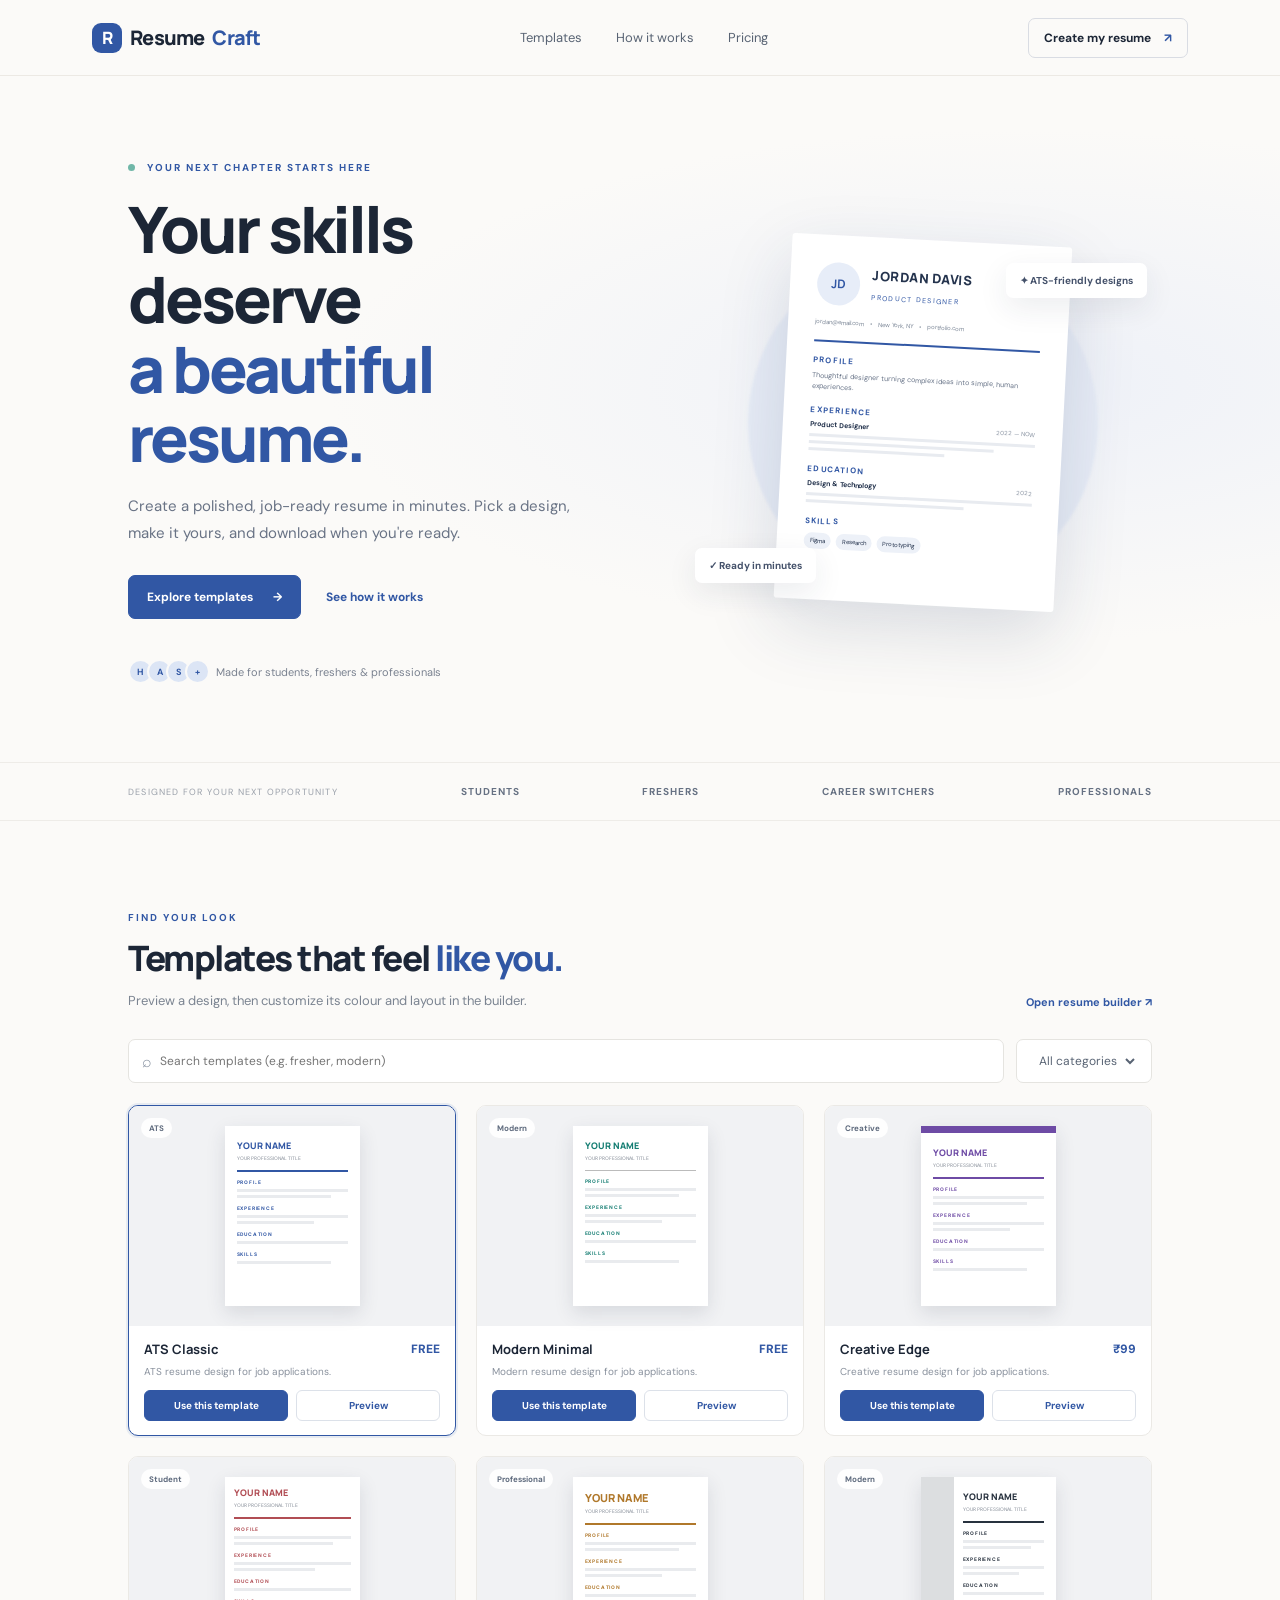
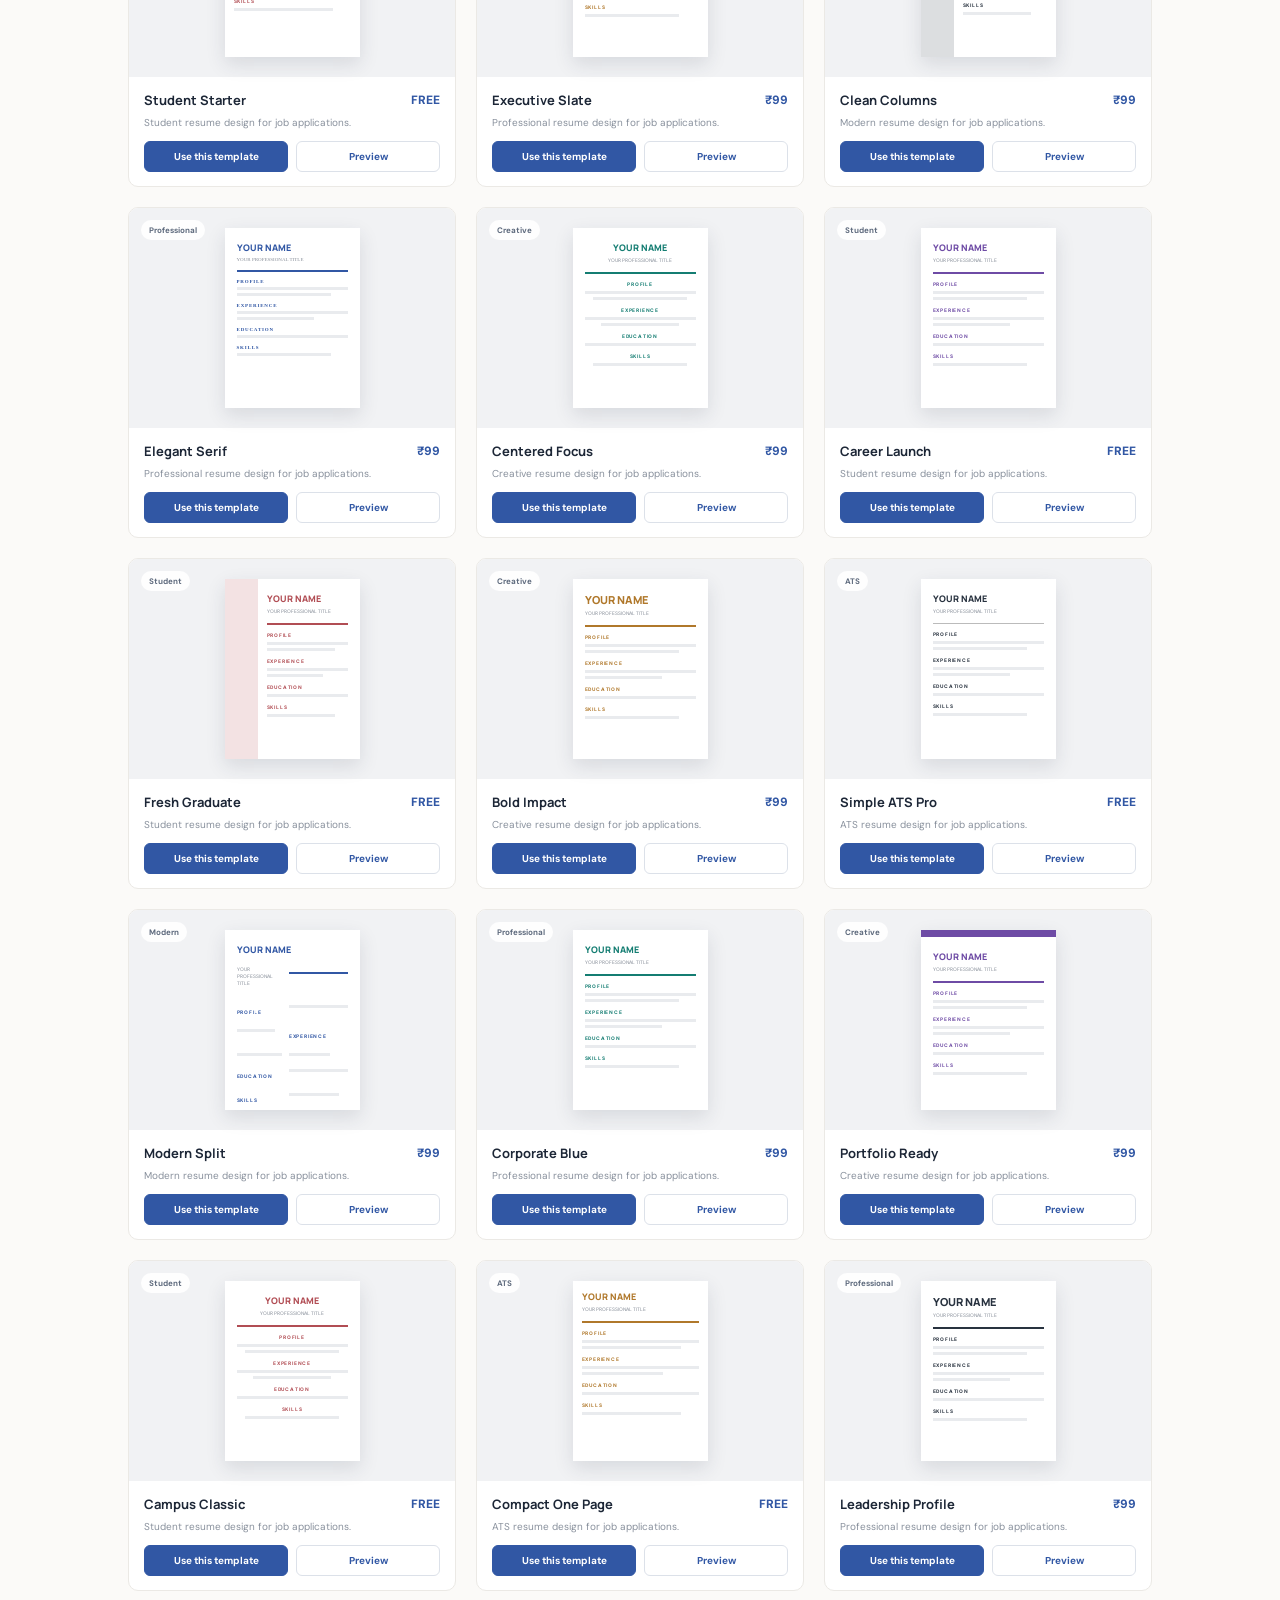
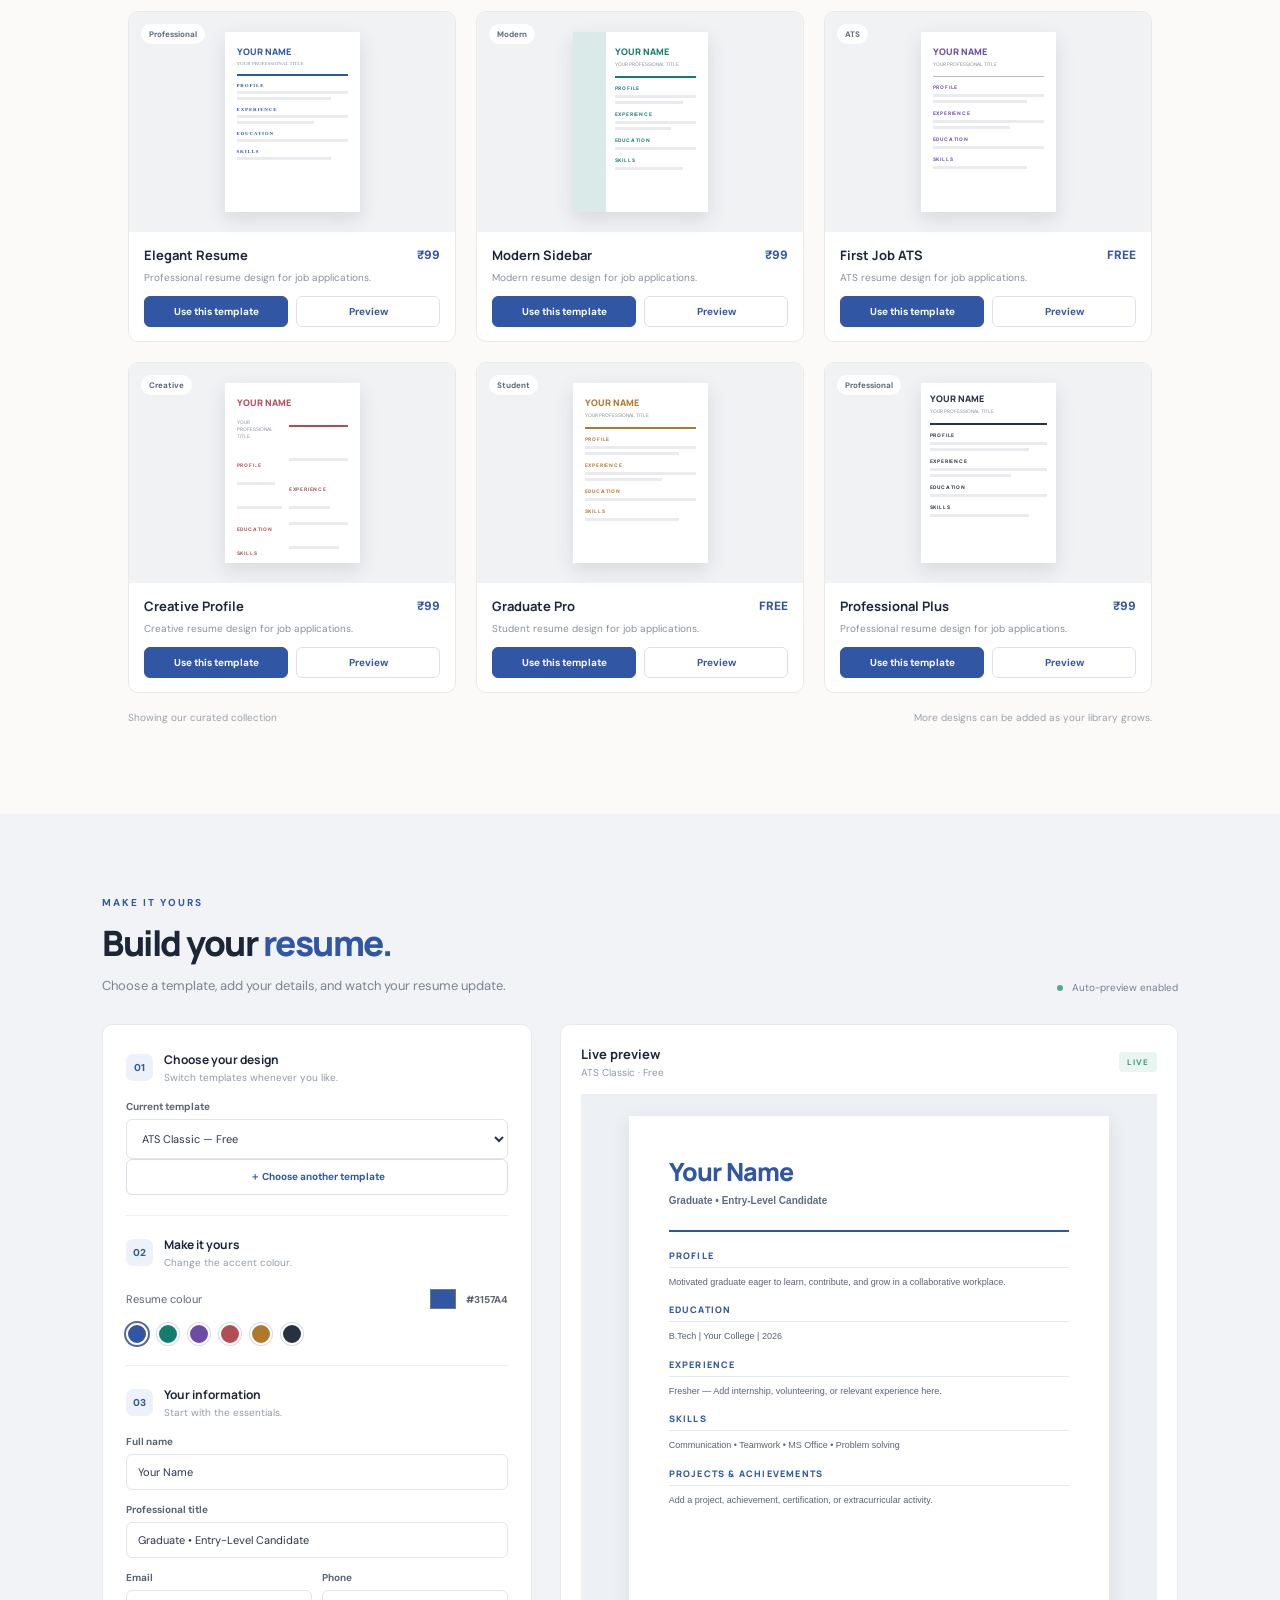
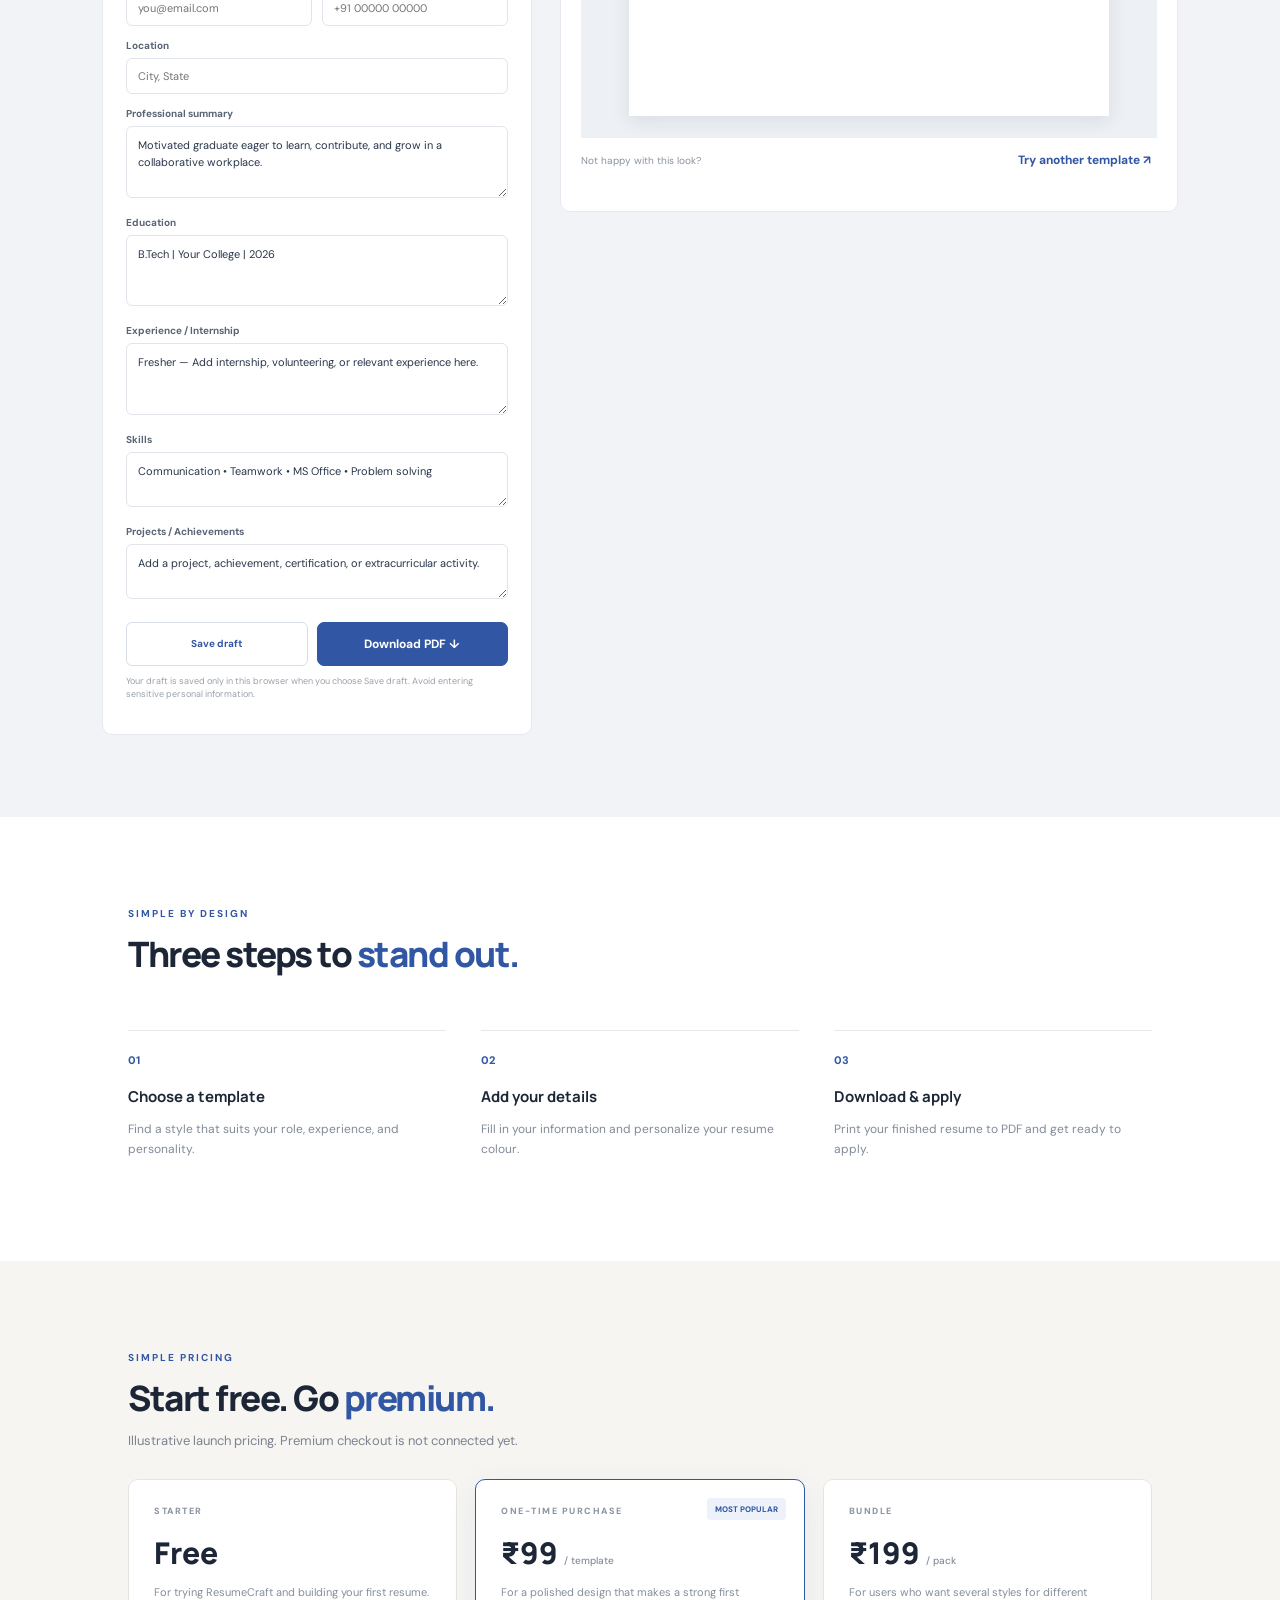
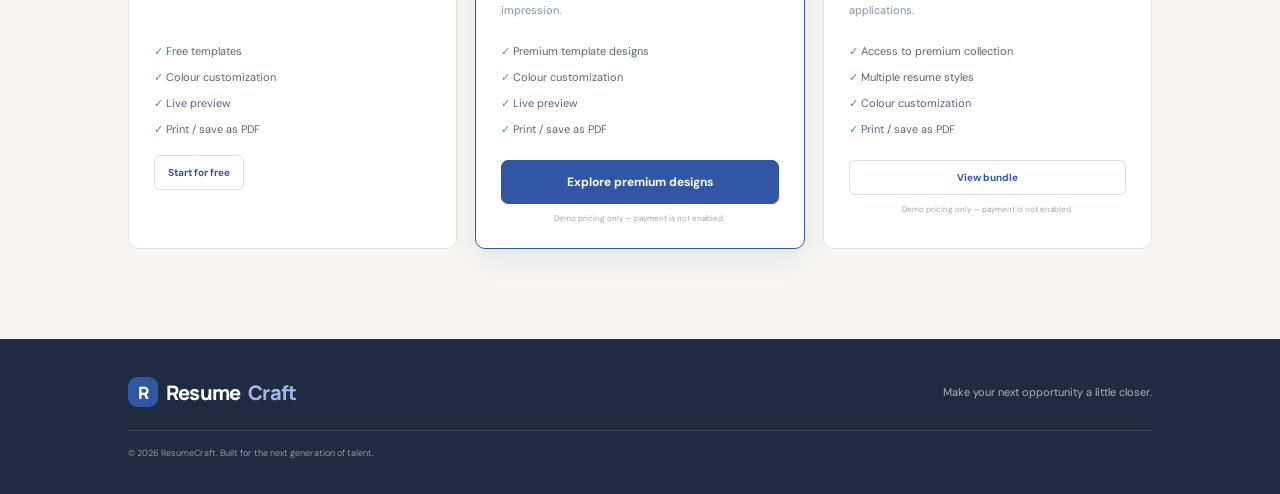
<file: index.html>
<!DOCTYPE html>
<html lang="en">
<head>
<meta charset="UTF-8">
<meta name="viewport" content="width=device-width, initial-scale=1.0">
<meta name="description" content="ResumeCraft helps students and freshers create beautiful professional resumes with customizable templates.">
<title>ResumeCraft — Build a Resume That Opens Doors</title>
<link rel="preconnect" href="https://fonts.googleapis.com">
<link href="https://fonts.googleapis.com/css2?family=DM+Sans:wght@400;500;600;700&family=Manrope:wght@400;500;600;700;800&display=swap" rel="stylesheet">
<link rel="stylesheet" href="style.css">
</head>
<body>
<header class="topbar">
  <a class="brand" href="#"><span class="brand-mark">R</span> Resume<span>Craft</span></a>
  <nav><a href="#templates">Templates</a><a href="#how">How it works</a><a href="#pricing">Pricing</a></nav>
  <a class="nav-cta" href="#builder">Create my resume <span>↗</span></a>
</header>
<main>
<section class="hero">
  <div class="hero-copy">
    <div class="eyebrow"><span></span> YOUR NEXT CHAPTER STARTS HERE</div>
    <h1>Your skills deserve<br><em>a beautiful resume.</em></h1>
    <p>Create a polished, job-ready resume in minutes. Pick a design, make it yours, and download when you're ready.</p>
    <div class="hero-actions"><a class="primary-btn" href="#templates">Explore templates <span>→</span></a><a class="text-link" href="#how">See how it works</a></div>
    <div class="hero-proof"><div class="avatar-stack"><i>H</i><i>A</i><i>S</i><i>+</i></div><span>Made for students, freshers &amp; professionals</span></div>
  </div>
  <div class="hero-art">
    <div class="hero-glow"></div>
    <div class="floating-tag tag-one">✦  ATS-friendly designs</div>
    <div class="floating-tag tag-two">✓  Ready in minutes</div>
    <div class="mock-resume">
      <div class="mock-top"><div class="mock-avatar">JD</div><div><b>JORDAN DAVIS</b><small>PRODUCT DESIGNER</small></div></div>
      <div class="mock-contact">jordan@email.com　•　New York, NY　•　portfolio.com</div>
      <div class="mock-line"></div><b class="mock-heading">PROFILE</b><p>Thoughtful designer turning complex ideas into simple, human experiences.</p>
      <b class="mock-heading">EXPERIENCE</b><div class="mock-row"><strong>Product Designer</strong><span>2022 — NOW</span></div><div class="mock-bars"><i></i><i></i><i></i></div>
      <b class="mock-heading">EDUCATION</b><div class="mock-row"><strong>Design &amp; Technology</strong><span>2022</span></div><div class="mock-bars short"><i></i><i></i></div>
      <b class="mock-heading">SKILLS</b><div class="mock-pills"><i>Figma</i><i>Research</i><i>Prototyping</i></div>
    </div>
  </div>
</section>
<section class="trust-strip"><span>DESIGNED FOR YOUR NEXT OPPORTUNITY</span><b>STUDENTS</b><b>FRESHERS</b><b>CAREER SWITCHERS</b><b>PROFESSIONALS</b></section>

<section class="section" id="templates">
  <div class="section-head"><div><div class="eyebrow">FIND YOUR LOOK</div><h2>Templates that feel <em>like you.</em></h2><p>Preview a design, then customize its colour and layout in the builder.</p></div><a class="subtle-link" href="#builder">Open resume builder ↗</a></div>
  <div class="template-tools"><div class="search-wrap">⌕ <input id="searchTemplates" type="search" placeholder="Search templates (e.g. fresher, modern)"></div><div class="filter-wrap"><select id="categoryFilter" aria-label="Filter templates"><option value="all">All categories</option><option>ATS</option><option>Modern</option><option>Creative</option><option>Student</option><option>Professional</option></select></div></div>
  <div id="templateGrid" class="template-grid"></div>
  <div class="gallery-note"><span>Showing our curated collection</span><span>More designs can be added as your library grows.</span></div>
</section>

<section class="builder-section" id="builder">
  <div class="section-head builder-title"><div><div class="eyebrow">MAKE IT YOURS</div><h2>Build your <em>resume.</em></h2><p>Choose a template, add your details, and watch your resume update.</p></div><div class="save-indicator"><span></span> Auto-preview enabled</div></div>
  <div class="builder-layout">
    <div class="editor-panel">
      <div class="panel-heading"><span class="step-number">01</span><div><b>Choose your design</b><small>Switch templates whenever you like.</small></div></div>
      <label class="field-label" for="builderTemplate">Current template</label>
      <select id="builderTemplate" class="big-select"></select>
      <button id="browseTemplates" class="outline-btn full-btn">＋ Choose another template</button>
      <div class="divider"></div>
      <div class="panel-heading"><span class="step-number">02</span><div><b>Make it yours</b><small>Change the accent colour.</small></div></div>
      <div class="color-row"><label for="accentColor">Resume colour</label><div class="color-picker-wrap"><input type="color" id="accentColor" value="#3157a4"><span id="colorHex">#3157A4</span></div></div>
      <div class="swatches" id="colorSwatches">
        <button style="--sw:#3157a4" data-color="#3157a4" aria-label="Navy blue"></button><button style="--sw:#147d72" data-color="#147d72" aria-label="Teal"></button><button style="--sw:#6e4ba5" data-color="#6e4ba5" aria-label="Purple"></button><button style="--sw:#b14d54" data-color="#b14d54" aria-label="Rose"></button><button style="--sw:#b0782b" data-color="#b0782b" aria-label="Gold"></button><button style="--sw:#28323f" data-color="#28323f" aria-label="Charcoal"></button>
      </div>
      <div class="divider"></div>
      <div class="panel-heading"><span class="step-number">03</span><div><b>Your information</b><small>Start with the essentials.</small></div></div>
      <form id="resumeForm">
        <label class="field-label" for="fullName">Full name</label><input id="fullName" placeholder="e.g. Hema Penugonda" value="Your Name">
        <label class="field-label" for="jobTitle">Professional title</label><input id="jobTitle" placeholder="e.g. Graduate / Customer Support Associate" value="Graduate • Entry-Level Candidate">
        <div class="two-fields"><div><label class="field-label" for="email">Email</label><input id="email" type="email" placeholder="you@email.com"></div><div><label class="field-label" for="phone">Phone</label><input id="phone" placeholder="+91 00000 00000"></div></div>
        <label class="field-label" for="location">Location</label><input id="location" placeholder="City, State">
        <label class="field-label" for="summary">Professional summary</label><textarea id="summary" rows="3" placeholder="Write 2–3 lines about your strengths and career goal.">Motivated graduate eager to learn, contribute, and grow in a collaborative workplace.</textarea>
        <label class="field-label" for="education">Education</label><textarea id="education" rows="3" placeholder="Degree | College | Year | Result">B.Tech | Your College | 2026</textarea>
        <label class="field-label" for="experience">Experience / Internship</label><textarea id="experience" rows="3" placeholder="Role | Organization | Dates&#10;What you did or learned">Fresher — Add internship, volunteering, or relevant experience here.</textarea>
        <label class="field-label" for="skills">Skills</label><textarea id="skills" rows="2" placeholder="Communication, MS Excel, teamwork...">Communication • Teamwork • MS Office • Problem solving</textarea>
        <label class="field-label" for="projects">Projects / Achievements</label><textarea id="projects" rows="2" placeholder="Project name — one-line description">Add a project, achievement, certification, or extracurricular activity.</textarea>
      </form>
      <div class="editor-actions"><button id="saveDraft" class="outline-btn">Save draft</button><button id="downloadPdf" class="primary-btn">Download PDF ↓</button></div>
      <p class="privacy-note">Your draft is saved only in this browser when you choose Save draft. Avoid entering sensitive personal information.</p>
    </div>
    <div class="preview-area">
      <div class="preview-toolbar"><div><b>Live preview</b><small id="previewTemplateName">Classic Professional</small></div><span class="preview-status">LIVE</span></div>
      <div class="paper-stage"><article id="resumePreview" class="resume-paper layout-classic" aria-label="Resume preview">
        <header class="resume-header"><h1 id="pName">Your Name</h1><div id="pTitle" class="resume-role">Graduate • Entry-Level Candidate</div><div id="pContact" class="resume-contact"></div></header>
        <section class="resume-block"><h2>PROFILE</h2><p id="pSummary"></p></section>
        <section class="resume-block"><h2>EDUCATION</h2><p id="pEducation"></p></section>
        <section class="resume-block"><h2>EXPERIENCE</h2><p id="pExperience"></p></section>
        <section class="resume-block"><h2>SKILLS</h2><p id="pSkills"></p></section>
        <section class="resume-block"><h2>PROJECTS &amp; ACHIEVEMENTS</h2><p id="pProjects"></p></section>
      </article></div>
      <div class="preview-footer"><span>Not happy with this look?</span><button id="nextTemplate" class="text-link">Try another template ↗</button></div>
      <div id="draftMessage" class="draft-message" aria-live="polite"></div>
    </div>
  </div>
</section>

<section class="how-section" id="how"><div class="section-head"><div><div class="eyebrow">SIMPLE BY DESIGN</div><h2>Three steps to <em>stand out.</em></h2></div></div><div class="how-grid"><div><span>01</span><h3>Choose a template</h3><p>Find a style that suits your role, experience, and personality.</p></div><div><span>02</span><h3>Add your details</h3><p>Fill in your information and personalize your resume colour.</p></div><div><span>03</span><h3>Download &amp; apply</h3><p>Print your finished resume to PDF and get ready to apply.</p></div></div></section>

<section class="pricing-section" id="pricing"><div class="section-head"><div><div class="eyebrow">SIMPLE PRICING</div><h2>Start free. Go <em>premium.</em></h2><p>Illustrative launch pricing. Premium checkout is not connected yet.</p></div></div>
<div class="pricing-grid"><div class="price-card"><div class="price-label">STARTER</div><h3>Free</h3><p>For trying ResumeCraft and building your first resume.</p><ul><li>✓ Free templates</li><li>✓ Colour customization</li><li>✓ Live preview</li><li>✓ Print / save as PDF</li></ul><a href="#builder" class="outline-btn full-btn">Start for free</a></div>
<div class="price-card featured"><div class="popular-tag">MOST POPULAR</div><div class="price-label">ONE-TIME PURCHASE</div><h3>₹99 <small>/ template</small></h3><p>For a polished design that makes a strong first impression.</p><ul><li>✓ Premium template designs</li><li>✓ Colour customization</li><li>✓ Live preview</li><li>✓ Print / save as PDF</li></ul><button class="primary-btn full-btn" id="premiumInfo">Explore premium designs</button><small class="price-disclaimer">Demo pricing only — payment is not enabled.</small></div>
<div class="price-card"><div class="price-label">BUNDLE</div><h3>₹199 <small>/ pack</small></h3><p>For users who want several styles for different applications.</p><ul><li>✓ Access to premium collection</li><li>✓ Multiple resume styles</li><li>✓ Colour customization</li><li>✓ Print / save as PDF</li></ul><button class="outline-btn full-btn" id="bundleInfo">View bundle</button><small class="price-disclaimer">Demo pricing only — payment is not enabled.</small></div></div>
</section>
</main>
<footer><a class="brand" href="#"><span class="brand-mark">R</span> Resume<span>Craft</span></a><p>Make your next opportunity a little closer.</p><small>© <span id="year"></span> ResumeCraft. Built for the next generation of talent.</small></footer>
<div id="toast" role="status" class="toast"></div>
<script src="templates.js"></script><script src="script.js"></script>
</body></html>
</file>
<file: style.css>
*{box-sizing:border-box}html{scroll-behavior:smooth}body{margin:0;background:#fbfaf8;color:#1c2636;font-family:"DM Sans",sans-serif}a{color:inherit;text-decoration:none}button,input,select,textarea{font:inherit}.topbar{height:76px;display:flex;align-items:center;justify-content:space-between;padding:0 7.2%;border-bottom:1px solid #ece9e4;background:#fbfaf8;position:sticky;top:0;z-index:20}.brand{font:800 20px Manrope,sans-serif;letter-spacing:-.8px;display:flex;align-items:center;gap:8px}.brand>span:last-child{color:#3157a4}.brand-mark{width:30px;height:30px;background:#3157a4;color:#fff;border-radius:9px;display:grid;place-items:center;font-size:17px}.topbar nav{display:flex;gap:34px;color:#596474;font-size:13px}.topbar nav a:hover,.text-link:hover{color:#3157a4}.nav-cta{font-size:12px;font-weight:700;border:1px solid #d9dce3;border-radius:7px;padding:11px 15px}.nav-cta span{color:#3157a4;margin-left:10px}.hero{padding:85px 10% 78px;display:grid;grid-template-columns:1.05fr .95fr;gap:6%;align-items:center;min-height:570px;background:radial-gradient(ellipse at 80% 45%,#eef1f8 0,transparent 48%)}.eyebrow{font-size:10px;font-weight:700;letter-spacing:2px;color:#3157a4}.eyebrow span{display:inline-block;width:7px;height:7px;background:#70b7a8;border-radius:50%;margin-right:8px}.hero h1{font:800 clamp(42px,5vw,65px)/1.09 Manrope,sans-serif;letter-spacing:-3px;margin:20px 0}.hero h1 em,.section-head h2 em{font-style:normal;color:#3157a4}.hero-copy>p{max-width:470px;color:#697385;line-height:1.8;font-size:15px}.hero-actions{display:flex;align-items:center;gap:25px;margin-top:28px}.primary-btn{background:#3157a4;color:#fff;border:1px solid #3157a4;border-radius:7px;padding:13px 18px;font-size:12px;font-weight:700;cursor:pointer;display:inline-flex;align-items:center;justify-content:center;gap:20px;transition:.2s}.primary-btn:hover{background:#244581;transform:translateY(-1px)}.text-link{border:0;background:none;color:#3157a4;font-size:12px;font-weight:700;cursor:pointer}.hero-proof{display:flex;align-items:center;gap:12px;margin-top:40px;color:#7a8290;font-size:11px}.avatar-stack{display:flex}.avatar-stack i{font-style:normal;width:25px;height:25px;border-radius:50%;display:grid;place-items:center;background:#dce5f5;color:#3157a4;border:2px solid #fbfaf8;margin-right:-6px;font-size:9px;font-weight:700}.hero-art{height:410px;position:relative;display:grid;place-items:center}.hero-glow{position:absolute;width:350px;height:350px;border-radius:50%;background:#e7ecf6;filter:blur(1px)}.mock-resume{z-index:1;background:white;width:280px;height:365px;box-shadow:0 25px 70px #24385b26;padding:27px 27px;transform:rotate(3deg);border-radius:3px;color:#24334d}.mock-top{display:flex;align-items:center;gap:12px}.mock-avatar{height:43px;width:43px;border-radius:50%;background:#e7edf8;color:#3157a4;display:grid;place-items:center;font:700 12px Manrope}.mock-top b{font:800 13px Manrope;display:block;letter-spacing:.5px}.mock-top small{font-size:7px;letter-spacing:1.3px;color:#3157a4}.mock-contact{font-size:6px;color:#7c8797;margin:13px 0}.mock-line{height:2px;background:#3157a4;margin-bottom:13px}.mock-heading{display:block;font-size:8px;letter-spacing:1.2px;color:#3157a4;margin:13px 0 5px}.mock-resume p{font-size:7px;color:#667286;line-height:1.6;margin:0}.mock-row{display:flex;justify-content:space-between;font-size:7px}.mock-row span{color:#8791a0;font-size:6px}.mock-bars{display:grid;gap:4px;margin-top:5px}.mock-bars i{height:3px;background:#e8ebf0;width:100%}.mock-bars i:nth-child(2){width:82%}.mock-bars i:nth-child(3){width:60%}.mock-bars.short i:nth-child(2){width:70%}.mock-pills{display:flex;gap:5px;margin-top:7px}.mock-pills i{font-style:normal;font-size:6px;background:#edf1f8;padding:4px 6px;border-radius:8px}.floating-tag{position:absolute;z-index:2;background:#fff;padding:11px 14px;border-radius:7px;box-shadow:0 10px 30px #23324b16;font-size:10px;font-weight:700;color:#44516a}.tag-one{top:45px;right:5px}.tag-two{bottom:45px;left:0}.trust-strip{border-top:1px solid #eeece8;border-bottom:1px solid #eeece8;padding:22px 10%;display:flex;justify-content:space-between;align-items:center;color:#9aa0aa;font-size:9px;letter-spacing:1.2px}.trust-strip b{color:#667183;font-size:10px;letter-spacing:1px}.section,.pricing-section,.how-section{padding:90px 10%}.section-head{display:flex;justify-content:space-between;align-items:end;gap:25px;margin-bottom:30px}.section-head h2{font:800 35px Manrope,sans-serif;letter-spacing:-1.5px;margin:10px 0}.section-head p{color:#7b8491;font-size:13px;margin:0}.subtle-link{font-size:11px;font-weight:700;color:#3157a4}.template-tools{display:flex;gap:12px;margin-bottom:22px}.search-wrap,.filter-wrap{border:1px solid #e5e4e0;background:#fff;border-radius:7px;padding:0 13px;display:flex;align-items:center;color:#8791a0}.search-wrap{flex:1}.search-wrap input{border:0;outline:0;width:100%;padding:12px 8px;font-size:12px;background:transparent}.filter-wrap select{border:0;background:white;padding:12px 5px;outline:0;color:#596474;font-size:12px}.template-grid{display:grid;grid-template-columns:repeat(3,1fr);gap:20px}.template-card{background:#fff;border:1px solid #ebe9e5;border-radius:10px;overflow:hidden;transition:.2s}.template-card:hover{transform:translateY(-3px);box-shadow:0 14px 30px #26334b10}.template-card.selected{border-color:#3157a4;box-shadow:0 0 0 2px #3157a418}.template-thumb{height:220px;background:#f1f2f4;padding:18px;display:grid;place-items:center;position:relative}.mini-paper{width:135px;height:180px;background:#fff;box-shadow:0 7px 18px #26334b20;padding:13px 12px;color:#2c3543;position:relative;overflow:hidden}.mini-paper .mini-name{font:800 9px Manrope;color:var(--accent);margin-bottom:3px}.mini-paper .mini-role{font-size:5px;color:#858c97;margin-bottom:8px}.mini-paper .mini-rule{height:2px;background:var(--accent);margin:6px 0}.mini-paper .mini-head{font-size:5px;font-weight:800;color:var(--accent);letter-spacing:.8px;margin:7px 0 3px}.mini-paper .mini-line{height:3px;background:#e9ebee;margin:3px 0;width:100%}.mini-paper .mini-line.w70{width:70%}.mini-paper .mini-line.w85{width:85%}.mini-paper .mini-col{display:grid;grid-template-columns:1fr 1fr;gap:8px}.mini-paper.layout-sidebar{padding-left:42px}.mini-paper.layout-sidebar:before{content:"";position:absolute;left:0;top:0;bottom:0;width:33px;background:var(--accent);opacity:.16}.mini-paper.layout-centered{text-align:center}.mini-paper.layout-centered .mini-line{margin-left:auto;margin-right:auto}.mini-paper.layout-bold .mini-name{font-size:11px}.mini-paper.layout-minimal .mini-rule{height:1px;background:#bbb}.mini-paper.layout-creative{border-top:7px solid var(--accent)}.mini-paper.layout-elegant{font-family:Georgia,serif}.mini-paper.layout-compact{padding:9px}.mini-paper.layout-split{display:grid;grid-template-columns:1fr 1.3fr;gap:7px}.mini-paper.layout-split .mini-name{grid-column:1/-1}.template-badge{position:absolute;top:12px;left:12px;background:#ffffffeb;border-radius:20px;padding:5px 8px;font-size:8px;font-weight:700;color:#5e6a7d}.template-meta{padding:14px 15px}.template-meta-top{display:flex;justify-content:space-between;align-items:center;gap:8px}.template-meta h3{font:700 13px Manrope;margin:0}.template-price{font-size:12px;font-weight:800;color:#3157a4}.template-meta p{font-size:10px;color:#89919d;margin:7px 0 12px}.template-actions{display:flex;gap:8px}.template-actions button{flex:1;padding:8px 9px;border-radius:6px;border:1px solid #dce1e9;background:white;color:#3157a4;font-size:10px;font-weight:700;cursor:pointer}.template-actions button.choose{background:#3157a4;color:#fff;border-color:#3157a4}.gallery-note{display:flex;justify-content:space-between;margin-top:18px;color:#9ba1aa;font-size:10px}.builder-section{background:#f1f3f7;padding:82px 8%}.builder-title{margin-bottom:30px}.save-indicator{font-size:10px;color:#738092}.save-indicator span{display:inline-block;width:6px;height:6px;background:#57a58c;border-radius:50%;margin-right:6px}.builder-layout{display:grid;grid-template-columns:minmax(300px,.82fr) minmax(420px,1.18fr);gap:28px;align-items:start}.editor-panel,.preview-area{background:#fff;border:1px solid #e6e9ef;border-radius:10px;padding:23px}.panel-heading{display:flex;align-items:center;gap:11px;margin:3px 0 16px}.step-number{width:27px;height:27px;border-radius:7px;background:#edf1f9;color:#3157a4;display:grid;place-items:center;font-size:10px;font-weight:800}.panel-heading b{display:block;font:700 12px Manrope}.panel-heading small{display:block;color:#929aa6;font-size:10px;margin-top:3px}.field-label{display:block;font-size:10px;font-weight:700;color:#596474;margin:13px 0 6px}.editor-panel input:not([type=color]),.editor-panel textarea,.big-select{width:100%;border:1px solid #e1e5eb;border-radius:6px;padding:10px 11px;font-size:11px;color:#29364a;outline:0;background:#fff}.editor-panel input:focus,.editor-panel textarea:focus,.big-select:focus{border-color:#7892c4;box-shadow:0 0 0 3px #3157a410}.editor-panel textarea{resize:vertical;line-height:1.5}.big-select{cursor:pointer;min-height:40px}.outline-btn{border:1px solid #d8deea;background:#fff;color:#3157a4;padding:10px 13px;border-radius:6px;font-size:10px;font-weight:700;cursor:pointer}.outline-btn:hover{background:#f5f7fb}.full-btn{width:100%;justify-content:center}.divider{height:1px;background:#edf0f3;margin:20px 0}.color-row{display:flex;justify-content:space-between;align-items:center;font-size:11px;color:#596474}.color-picker-wrap{display:flex;align-items:center;gap:8px;font-size:10px;font-weight:700}.color-picker-wrap input{width:30px;height:28px;border:0;padding:0;background:none;cursor:pointer}.swatches{display:flex;gap:9px;margin-top:10px}.swatches button{width:22px;height:22px;border-radius:50%;background:var(--sw);border:2px solid white;box-shadow:0 0 0 1px #d6dce5;cursor:pointer}.swatches button.active{box-shadow:0 0 0 2px #526b9b}.two-fields{display:grid;grid-template-columns:1fr 1fr;gap:10px}.editor-actions{display:flex;gap:9px;margin-top:18px}.editor-actions>*{flex:1}.privacy-note{font-size:9px;line-height:1.5;color:#9aa1ab}.preview-area{position:sticky;top:95px;padding:20px}.preview-toolbar{display:flex;justify-content:space-between;align-items:center;margin-bottom:15px}.preview-toolbar b{display:block;font:700 13px Manrope}.preview-toolbar small{display:block;color:#8d96a4;font-size:10px;margin-top:3px}.preview-status{font-size:8px;letter-spacing:1px;color:#3e9b7e;font-weight:800;background:#e9f5f0;padding:5px 8px;border-radius:4px}.paper-stage{background:#edf0f4;padding:22px;display:grid;place-items:center;min-height:580px;overflow:auto}.resume-paper{--accent:#3157a4;width:100%;max-width:480px;min-height:600px;background:white;box-shadow:0 5px 18px #25354d18;padding:38px 40px;color:#2e3746;font-family:Arial,sans-serif;font-size:9px;line-height:1.5;transition:border-color .2s}.resume-header{border-bottom:2px solid var(--accent);padding-bottom:14px;margin-bottom:17px}.resume-paper h1{font:800 25px Manrope,sans-serif;letter-spacing:-.8px;color:var(--accent);margin:0 0 4px}.resume-role{font-size:10px;color:#5e6b7d;font-weight:700}.resume-contact{font-size:8px;color:#778293;margin-top:8px}.resume-block{margin:14px 0}.resume-block h2{font:800 9px Manrope;letter-spacing:1.2px;color:var(--accent);border-bottom:1px solid #e4e8ef;padding-bottom:5px;margin:0 0 7px}.resume-block p{white-space:pre-line;margin:0;color:#586273;font-size:9px;line-height:1.6}.resume-paper.layout-sidebar{padding-left:85px;position:relative}.resume-paper.layout-sidebar:before{content:"";position:absolute;left:0;top:0;bottom:0;width:65px;background:color-mix(in srgb,var(--accent) 12%,white)}.resume-paper.layout-centered{text-align:center}.resume-paper.layout-centered .resume-header{border-bottom:0;border-top:4px solid var(--accent);padding-top:14px}.resume-paper.layout-bold .resume-header{background:var(--accent);color:white;margin:-38px -40px 18px;padding:35px 40px 20px}.resume-paper.layout-bold h1,.resume-paper.layout-bold .resume-role,.resume-paper.layout-bold .resume-contact{color:white}.resume-paper.layout-creative{border-top:9px solid var(--accent)}.resume-paper.layout-elegant{font-family:Georgia,serif}.resume-paper.layout-elegant h1{font-family:Georgia,serif;font-weight:400}.resume-paper.layout-minimal .resume-block h2{border:0}.resume-paper.layout-compact{padding:26px 30px;font-size:8px}.resume-paper.layout-compact .resume-block{margin:9px 0}.resume-paper.layout-split .resume-header{border:0}.resume-paper.layout-split .resume-block:nth-of-type(even){display:inline-block;width:48%;vertical-align:top}.resume-paper.layout-split .resume-block:nth-of-type(odd){display:inline-block;width:48%;vertical-align:top}.preview-footer{display:flex;justify-content:space-between;align-items:center;padding-top:13px;color:#8a93a0;font-size:10px}.draft-message{font-size:10px;color:#39866f;margin-top:8px;min-height:14px}.how-section{background:#fff}.how-grid{display:grid;grid-template-columns:repeat(3,1fr);gap:35px;margin-top:42px}.how-grid>div{border-top:1px solid #e7e8eb;padding-top:17px}.how-grid span{font-size:11px;color:#3157a4;font-weight:800}.how-grid h3{font:700 15px Manrope;margin:17px 0 8px}.how-grid p{font-size:12px;line-height:1.7;color:#818a97}.pricing-section{background:#f6f5f2}.pricing-grid{display:grid;grid-template-columns:repeat(3,1fr);gap:18px;margin-top:30px}.price-card{background:#fff;border:1px solid #e6e4df;border-radius:10px;padding:25px;position:relative}.price-card.featured{border:1.5px solid #3157a4;box-shadow:0 10px 30px #3157a415}.popular-tag{position:absolute;right:18px;top:18px;background:#edf1f9;color:#3157a4;font-size:8px;font-weight:800;padding:6px 8px;border-radius:4px}.price-label{font-size:9px;letter-spacing:1.5px;color:#8b94a1;font-weight:800}.price-card h3{font:800 30px Manrope;margin:15px 0 7px}.price-card h3 small{font:500 10px "DM Sans";color:#858d9a}.price-card p{font-size:11px;color:#858d9a;line-height:1.6;min-height:40px}.price-card ul{list-style:none;padding:0;margin:20px 0 24px}.price-card li{font-size:11px;color:#596474;margin:12px 0}.price-card li::first-letter{color:#3e9b7e}.price-disclaimer{display:block;text-align:center;color:#a0a6ae;font-size:8px;margin-top:9px}footer{padding:35px 10%;background:#1f2b40;color:#dce2ed;display:grid;grid-template-columns:1fr 1fr;align-items:center}footer .brand{color:white}footer .brand>span:last-child{color:#9fb7e6}footer p{text-align:right;font-size:11px;color:#aab4c4}footer small{grid-column:1/-1;color:#8e9bad;font-size:9px;margin-top:20px;border-top:1px solid #3b4659;padding-top:16px}.toast{position:fixed;bottom:22px;left:50%;transform:translate(-50%,20px);opacity:0;background:#202d43;color:white;padding:12px 18px;border-radius:7px;font-size:11px;z-index:50;transition:.25s;pointer-events:none}.toast.show{opacity:1;transform:translate(-50%,0)}@media(max-width:900px){.hero{padding:65px 7%;grid-template-columns:1fr 1fr}.section,.pricing-section,.how-section{padding:70px 7%}.builder-section{padding:70px 5%}.builder-layout{grid-template-columns:1fr}.preview-area{position:static}.template-grid{grid-template-columns:repeat(2,1fr)}}@media(max-width:620px){.topbar{padding:0 5%;height:65px}.topbar nav{display:none}.hero{grid-template-columns:1fr;padding:55px 7% 35px}.hero-art{height:350px}.trust-strip{flex-wrap:wrap;gap:15px;padding:18px 7%}.trust-strip span{width:100%}.section-head{align-items:start;flex-direction:column}.section-head h2{font-size:29px}.template-grid,.pricing-grid,.how-grid{grid-template-columns:1fr}.template-thumb{height:230px}.builder-layout{grid-template-columns:minmax(0,1fr)}.editor-panel,.preview-area{padding:16px}.paper-stage{padding:12px;min-height:500px}.resume-paper{padding:25px 23px;min-height:570px}.resume-paper.layout-bold .resume-header{margin:-25px -23px 18px;padding:25px 23px 18px}.resume-paper.layout-sidebar{padding-left:68px}.resume-paper.layout-sidebar:before{width:50px}.two-fields{grid-template-columns:1fr 1fr}.gallery-note{gap:12px;flex-direction:column}footer{padding:30px 7%;grid-template-columns:1fr}footer p{text-align:left}footer small{grid-column:1}}
@media print{body *{visibility:hidden!important}.paper-stage,.paper-stage *{visibility:visible!important}.paper-stage{position:absolute;left:0;top:0;width:100%;padding:0;background:white;display:block;overflow:visible}.resume-paper{max-width:none;width:100%;min-height:0;box-shadow:none;margin:0;padding:16mm 17mm;font-size:10pt;print-color-adjust:exact;-webkit-print-color-adjust:exact}.resume-paper.layout-bold .resume-header{margin:-16mm -17mm 8mm;padding:14mm 17mm 8mm}.resume-paper.layout-sidebar:before{print-color-adjust:exact;-webkit-print-color-adjust:exact}@page{size:A4;margin:0}}
</file>
